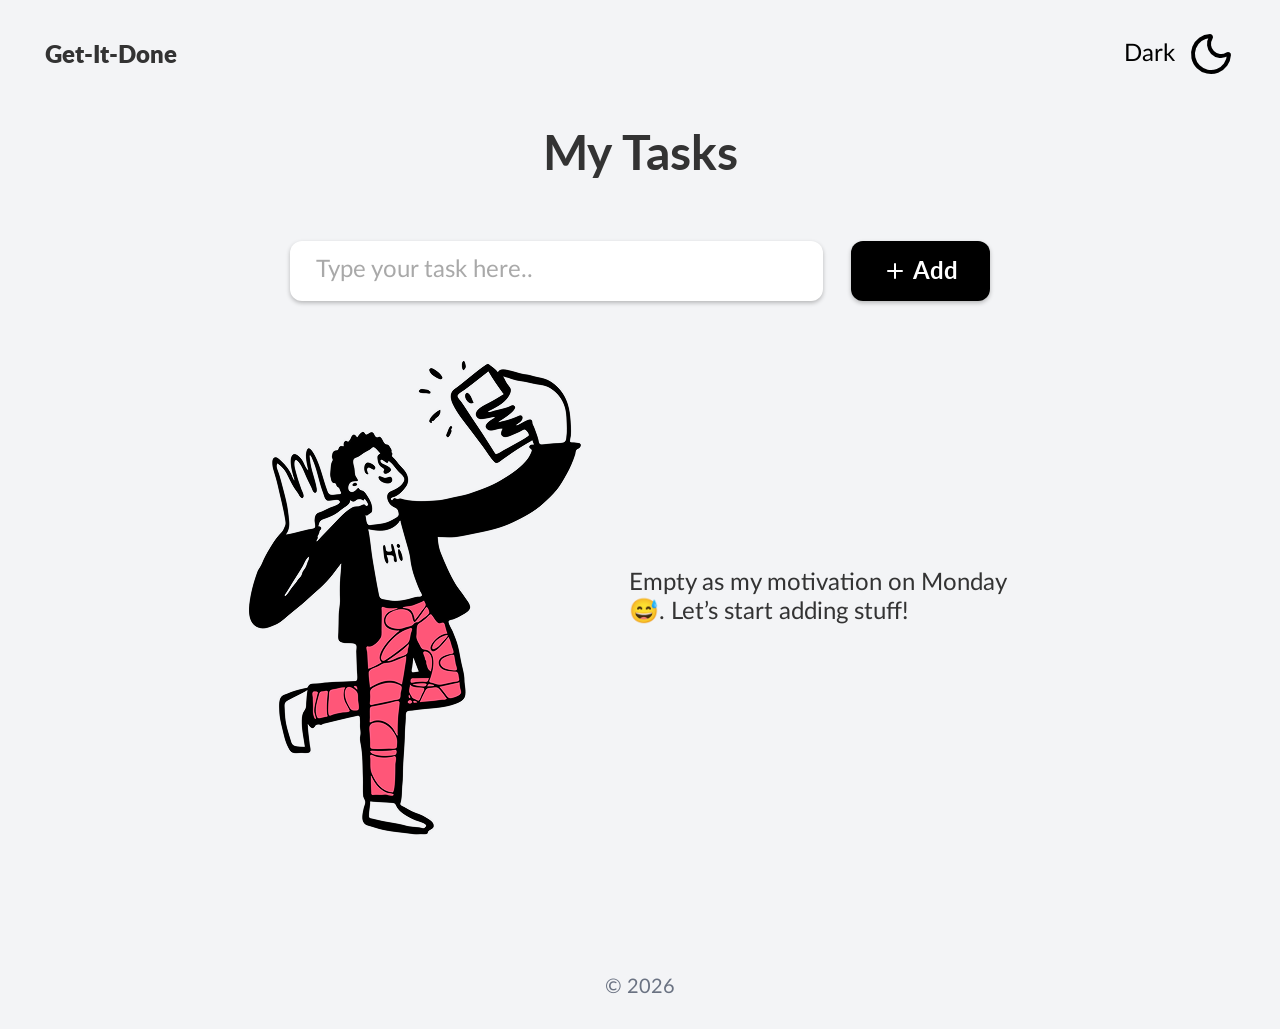
<file: index.html>
<!DOCTYPE html>
<html lang="en">

<head>
    <meta charset="UTF-8">
    <meta name="viewport" content="width=device-width, initial-scale=1.0">
    <script>
        (function () {
            const savedTheme = localStorage.getItem('theme');
            if (savedTheme === 'dark') {
                document.documentElement.classList.add('dark-theme');
            }
        })();
    </script>
    <link rel="icon" type="image/png" href="src/assets/images/favicon.png">
    <link rel="stylesheet" href="src/main.css">
    <title>To-do List</title>
</head>

<body>
    <div class="wrapper">
        <header class="header">
            <div class="header__title">
                Get-It-Done
            </div>
            <button class="header__theme" type="button">
                <span class="header__theme-title">
                </span>
                <div class="header__theme-icon">
                    <svg width="48" height="48" viewBox="0 0 48 48" fill="none" xmlns="http://www.w3.org/2000/svg">
                        <path
                            d="M41.9701 24.972C41.7826 28.4443 40.5934 31.788 38.5462 34.5988C36.499 37.4097 33.6814 39.5674 30.4341 40.8111C27.1868 42.0548 23.6487 42.3312 20.2476 41.6071C16.8465 40.8829 13.728 39.1891 11.269 36.7303C8.80998 34.2716 7.11582 31.1532 6.39128 27.7522C5.66674 24.3512 5.94284 20.8131 7.1862 17.5656C8.42957 14.3182 10.587 11.5004 13.3976 9.45288C16.2082 7.40537 19.5518 6.21581 23.0241 6.028C23.8341 5.984 24.2581 6.948 23.8281 7.634C22.3898 9.93511 21.774 12.6557 22.081 15.3519C22.3881 18.0481 23.5999 20.5606 25.5187 22.4794C27.4375 24.3982 29.95 25.61 32.6462 25.917C35.3423 26.2241 38.0629 25.6082 40.364 24.17C41.052 23.74 42.0141 24.162 41.9701 24.972Z"
                            stroke="black" stroke-width="4" stroke-linecap="round" stroke-linejoin="round" />
                    </svg>
                    <svg width="48" height="48" viewBox="0 0 48 48" fill="none" xmlns="http://www.w3.org/2000/svg">
                        <path
                            d="M24 32C28.4183 32 32 28.4183 32 24C32 19.5817 28.4183 16 24 16C19.5817 16 16 19.5817 16 24C16 28.4183 19.5817 32 24 32Z"
                            stroke="white" stroke-width="4" stroke-linecap="round" stroke-linejoin="round" />
                        <path d="M24 4V8" stroke="white" stroke-width="4" stroke-linecap="round"
                            stroke-linejoin="round" />
                        <path d="M24 40V44" stroke="white" stroke-width="4" stroke-linecap="round"
                            stroke-linejoin="round" />
                        <path d="M9.85999 9.85999L12.68 12.68" stroke="white" stroke-width="4" stroke-linecap="round"
                            stroke-linejoin="round" />
                        <path d="M35.3199 35.3201L38.1399 38.1401" stroke="white" stroke-width="4"
                            stroke-linecap="round" stroke-linejoin="round" />
                        <path d="M4 24H8" stroke="white" stroke-width="4" stroke-linecap="round"
                            stroke-linejoin="round" />
                        <path d="M40 24H44" stroke="white" stroke-width="4" stroke-linecap="round"
                            stroke-linejoin="round" />
                        <path d="M12.68 35.3201L9.85999 38.1401" stroke="white" stroke-width="4" stroke-linecap="round"
                            stroke-linejoin="round" />
                        <path d="M38.1399 9.85999L35.3199 12.68" stroke="white" stroke-width="4" stroke-linecap="round"
                            stroke-linejoin="round" />
                    </svg>
                </div>
            </button>
        </header>
        <main class="todo">
            <div class="todo__title">My Tasks</div>
            <form class="todo__form">
                <input class="todo__form-input" type="text" placeholder="Type your task here..">
                <button class="todo__form-btn" type="submit">
                    <svg width="24" height="24" viewBox="0 0 24 24" fill="none" xmlns="http://www.w3.org/2000/svg">
                        <path d="M5 12H19" stroke="white" stroke-width="2" stroke-linecap="round"
                            stroke-linejoin="round" />
                        <path d="M12 5V19" stroke="white" stroke-width="2" stroke-linecap="round"
                            stroke-linejoin="round" />
                    </svg>
                    <span>Add</span>
                </button>
            </form>
            <div class="todo__content">
                <div class="todo__content-empty is-hidden">
                    <img src="src/assets/images/selfie-light.png" alt="">
                    <p>
                        Empty as my motivation on Monday 😅. Let’s start adding stuff!
                    </p>
                </div>
                <div class="todo__filters is-hidden">
                    <ul class="todo__filters-list">
                        <li class="todo__filters-item">
                            <button class="todo__filters-btn is-active js-filter" data-filter="All" type="button">
                                All
                            </button>
                        </li>
                        <li class="todo__filters-divider" aria-hidden="true">
                            |
                        </li>
                        <li class="todo__filters-item">
                            <button class="todo__filters-btn js-filter" data-filter="Active" type="button">
                                Active
                            </button>
                        </li>
                        <li class="todo__filters-divider" aria-hidden="true">
                            |
                        </li>
                        <li class="todo__filters-item">
                            <button class="todo__filters-btn js-filter" data-filter="Completed" type="button">
                                Completed
                            </button>
                        </li>
                    </ul>
                    <div class="todo__count">
                        <span class="js-count">0</span> tasks left
                    </div>
                </div>
                <div class="todo__list-wrapper">
                    <ul class="todo__list is-hidden">
                        <template id="task-template">
                            <li class="todo__list-item">
                                <div class="todo__item-content">
                                    <label class="todo__item-checkbox js-complete">
                                        <input type="checkbox">
                                        <span>
                                            <svg width="8" height="6" viewBox="0 0 8 6" fill="none"
                                                xmlns="http://www.w3.org/2000/svg">
                                                <path d="M1 3L3 5L7 1" stroke="currentColor" stroke-width="2"
                                                    stroke-linecap="round" stroke-linejoin="round" />
                                            </svg>
                                        </span>
                                    </label>
                                    <p class="todo__item-title js-title">
                                        Learn React
                                    </p>
                                </div>
                                <div class="todo__item-controls">
                                    <button class="todo__item-btn todo__item-btn--edit js-edit" type="button"
                                        aria-label="Edit">
                                        <svg class="js-icon-edit" width="24" height="24" viewBox="0 0 24 24" fill="none"
                                            xmlns="http://www.w3.org/2000/svg">
                                            <path
                                                d="M21.1739 6.812C21.7026 6.28342 21.9997 5.56647 21.9998 4.81885C21.9999 4.07124 21.703 3.35421 21.1744 2.8255C20.6459 2.29679 19.9289 1.99971 19.1813 1.99962C18.4337 1.99952 17.7166 2.29642 17.1879 2.825L3.84193 16.174C3.60975 16.4055 3.43805 16.6905 3.34193 17.004L2.02093 21.356C1.99509 21.4425 1.99314 21.5343 2.01529 21.6219C2.03743 21.7094 2.08285 21.7892 2.14673 21.853C2.21061 21.9168 2.29055 21.9621 2.37809 21.9841C2.46563 22.0061 2.55749 22.004 2.64393 21.978L6.99693 20.658C7.3101 20.5628 7.59511 20.3921 7.82693 20.161L21.1739 6.812Z"
                                                stroke="black" stroke-width="2" stroke-linecap="round"
                                                stroke-linejoin="round" />
                                            <path d="M15 5L19 9" stroke="black" stroke-width="2" stroke-linecap="round"
                                                stroke-linejoin="round" />
                                        </svg>
                                        <svg class="js-icon-save" width="24" height="24" viewBox="0 0 24 24" fill="none"
                                            xmlns="http://www.w3.org/2000/svg">
                                            <path d="M4 12L9.33333 18L20 6" stroke="white" stroke-width="2"
                                                stroke-linecap="round" stroke-linejoin="round" />
                                        </svg>
                                    </button>
                                    <button class="todo__item-btn todo__item-btn--delete js-delete" type="button"
                                        aria-label="Delete">
                                        <svg width="24" height="24" viewBox="0 0 24 24" fill="none"
                                            xmlns="http://www.w3.org/2000/svg">
                                            <path
                                                d="M19 6V20C19 20.5304 18.7893 21.0391 18.4142 21.4142C18.0391 21.7893 17.5304 22 17 22H7C6.46957 22 5.96086 21.7893 5.58579 21.4142C5.21071 21.0391 5 20.5304 5 20V6"
                                                stroke="black" stroke-width="2" stroke-linecap="round"
                                                stroke-linejoin="round" />
                                            <path d="M3 6H21" stroke="black" stroke-width="2" stroke-linecap="round"
                                                stroke-linejoin="round" />
                                            <path
                                                d="M8 6V4C8 3.46957 8.21071 2.96086 8.58579 2.58579C8.96086 2.21071 9.46957 2 10 2H14C14.5304 2 15.0391 2.21071 15.4142 2.58579C15.7893 2.96086 16 3.46957 16 4V6"
                                                stroke="black" stroke-width="2" stroke-linecap="round"
                                                stroke-linejoin="round" />
                                        </svg>
                                    </button>
                                </div>
                            </li>
                        </template>
                        <template id="task-template-complete">
                            <li class="todo__list-item todo__list-item--done">
                                <div class="todo__item-content">
                                    <label class="todo__item-checkbox">
                                        <input type="checkbox">
                                        <span>
                                            <svg width="8" height="6" viewBox="0 0 8 6" fill="none"
                                                xmlns="http://www.w3.org/2000/svg">
                                                <path d="M1 3L3 5L7 1" stroke="currentColor" stroke-width="2"
                                                    stroke-linecap="round" stroke-linejoin="round" />
                                            </svg>
                                        </span>
                                    </label>
                                    <p class="todo__item-title js-title">
                                        Learn React
                                    </p>
                                </div>
                                <div class="todo__item-controls">
                                    <button class="todo__item-btn todo__item-btn--edit" type="button" aria-label="Edit">
                                        <svg width="24" height="24" viewBox="0 0 24 24" fill="none"
                                            xmlns="http://www.w3.org/2000/svg">
                                            <path
                                                d="M21.1739 6.812C21.7026 6.28342 21.9997 5.56647 21.9998 4.81885C21.9999 4.07124 21.703 3.35421 21.1744 2.8255C20.6459 2.29679 19.9289 1.99971 19.1813 1.99962C18.4337 1.99952 17.7166 2.29642 17.1879 2.825L3.84193 16.174C3.60975 16.4055 3.43805 16.6905 3.34193 17.004L2.02093 21.356C1.99509 21.4425 1.99314 21.5343 2.01529 21.6219C2.03743 21.7094 2.08285 21.7892 2.14673 21.853C2.21061 21.9168 2.29055 21.9621 2.37809 21.9841C2.46563 22.0061 2.55749 22.004 2.64393 21.978L6.99693 20.658C7.3101 20.5628 7.59511 20.3921 7.82693 20.161L21.1739 6.812Z"
                                                stroke="black" stroke-width="2" stroke-linecap="round"
                                                stroke-linejoin="round" />
                                            <path d="M15 5L19 9" stroke="black" stroke-width="2" stroke-linecap="round"
                                                stroke-linejoin="round" />
                                        </svg>
                                    </button>
                                    <button class="todo__item-btn todo__item-btn--delete js-delete" type="button"
                                        aria-label="Delete">
                                        <svg width="24" height="24" viewBox="0 0 24 24" fill="none"
                                            xmlns="http://www.w3.org/2000/svg">
                                            <path
                                                d="M19 6V20C19 20.5304 18.7893 21.0391 18.4142 21.4142C18.0391 21.7893 17.5304 22 17 22H7C6.46957 22 5.96086 21.7893 5.58579 21.4142C5.21071 21.0391 5 20.5304 5 20V6"
                                                stroke="black" stroke-width="2" stroke-linecap="round"
                                                stroke-linejoin="round" />
                                            <path d="M3 6H21" stroke="black" stroke-width="2" stroke-linecap="round"
                                                stroke-linejoin="round" />
                                            <path
                                                d="M8 6V4C8 3.46957 8.21071 2.96086 8.58579 2.58579C8.96086 2.21071 9.46957 2 10 2H14C14.5304 2 15.0391 2.21071 15.4142 2.58579C15.7893 2.96086 16 3.46957 16 4V6"
                                                stroke="black" stroke-width="2" stroke-linecap="round"
                                                stroke-linejoin="round" />
                                        </svg>
                                    </button>
                                </div>
                            </li>
                        </template>
                    </ul>
                </div>
            </div>
        </main>
        <footer class="footer">
            <div class="footer__copy">
                &copy; <span id="current-year">2026</span>
            </div>
        </footer>
    </div>

    <script src="src/js/app.js" type="module"></script>
</body>

</html>
</file>
<file: src/main.css>
/* Box sizing rules */
*,
*::before,
*::after {
  -webkit-box-sizing: border-box;
          box-sizing: border-box;
}

/* Prevent font size inflation */
html {
  -moz-text-size-adjust: none;
  -webkit-text-size-adjust: none;
  -ms-text-size-adjust: none;
      text-size-adjust: none;
}

/* Remove default margin in favour of better control in authored CSS */
body,
h1,
h2,
h3,
h4,
p,
figure,
blockquote,
dl,
dd {
  margin: 0;
}

/* Remove list styles on ul, ol elements with a list role, which suggests default styling will be removed */
ul,
ol {
  list-style: none;
  padding: 0;
  margin: 0;
}

/* Set core body defaults */
body {
  min-height: 100vh;
  line-height: 1.5;
}

/* Set shorter line heights on headings and interactive elements */
h1,
h2,
h3,
h4,
button,
input,
label {
  line-height: 1.1;
}

/* Balance text wrapping on headings */
h1,
h2,
h3,
h4 {
  text-wrap: balance;
}

/* A elements that don't have a class get default styles */
a:not([class]) {
  -webkit-text-decoration-skip: ink;
          text-decoration-skip-ink: auto;
  color: currentColor;
}

/* Make images easier to work with */
img,
picture {
  max-width: 100%;
  display: block;
}

/* Inherit fonts for inputs and buttons */
input,
button,
textarea,
select {
  font-family: inherit;
  font-size: inherit;
}

/* Make sure textareas without a rows attribute are not tiny */
textarea:not([rows]) {
  min-height: 10em;
}

/* Anything that has been anchored to should have extra scroll margin */
:target {
  scroll-margin-block: 5ex;
}

@font-face {
  font-family: "Lato";
  src: url("./assets/fonts/Lato-Regular.woff2") format("woff2");
  font-weight: 400;
  font-style: normal;
  font-display: swap;
}
@font-face {
  font-family: "Lato";
  src: url("./assets/fonts/Lato-Bold.woff2") format("woff2");
  font-weight: 700;
  font-style: normal;
  font-display: swap;
}
@font-face {
  font-family: "Lato";
  src: url("./assets/fonts/Lato-Black.woff2") format("woff2");
  font-weight: 900;
  font-style: normal;
  font-display: swap;
}
@-webkit-keyframes appear {
  from {
    opacity: 0;
    scale: 0.95;
  }
  to {
    opacity: 1;
    scale: 1;
  }
}
@keyframes appear {
  from {
    opacity: 0;
    scale: 0.95;
  }
  to {
    opacity: 1;
    scale: 1;
  }
}
:root {
  --bg: #F3F4F6;
  --surface: #FFFFFF;
  --text-primary: #333333;
  --text-secondary: #6A7282;
  --placeholder: #A9A9A9;
  --controls: #000000;
  --filter-active: #333333;
  --add-button: #000000;
  --input: #FFFFFF;
  --check: #FFFFFF;
}
:root.dark-theme {
  --bg: #101828;
  --surface: #1E2939;
  --text-primary: #FFFFFF;
  --text-secondary: #6A7282;
  --placeholder: #A9A9A9;
  --controls: #FFFFFF;
  --filter-active: #FFFFFF;
  --add-button: #4A5565;
  --input: #364153;
  --check: #000000;
}

body {
  min-height: 100vh;
  display: -webkit-box;
  display: -ms-flexbox;
  display: flex;
  -webkit-box-pack: center;
      -ms-flex-pack: center;
          justify-content: center;
  -webkit-box-align: center;
      -ms-flex-align: center;
          align-items: center;
  background-color: var(--bg);
  font-size: 24px;
  line-height: 1.2;
  font-family: "Lato", sans-serif;
  color: var(--text-primary);
  font-weight: 400;
}

body,
.wrapper {
  -webkit-transition: all 0.3s ease;
  transition: all 0.3s ease;
}

.wrapper {
  display: -webkit-box;
  display: -ms-flexbox;
  display: flex;
  -webkit-box-orient: vertical;
  -webkit-box-direction: normal;
      -ms-flex-direction: column;
          flex-direction: column;
  width: 100%;
  min-height: 100vh;
  -webkit-box-pack: justify;
      -ms-flex-pack: justify;
          justify-content: space-between;
  -webkit-box-align: center;
      -ms-flex-align: center;
          align-items: center;
  padding: 30px 45px;
}
@media (width <= 550px) {
  .wrapper {
    padding: 16px 16px;
  }
}

.is-hidden {
  display: none !important;
}

.header {
  display: -webkit-box;
  display: -ms-flexbox;
  display: flex;
  width: 100%;
  -webkit-box-pack: justify;
      -ms-flex-pack: justify;
          justify-content: space-between;
  -webkit-box-align: center;
      -ms-flex-align: center;
          align-items: center;
}
.header__title {
  font-weight: 900;
}
@media (width <= 550px) {
  .header__title {
    font-size: 20px;
  }
}
@media (width <= 400px) {
  .header__title {
    font-size: 18px;
  }
}
.header__theme {
  display: -webkit-box;
  display: -ms-flexbox;
  display: flex;
  -webkit-box-align: center;
      -ms-flex-align: center;
          align-items: center;
  -webkit-box-pack: center;
      -ms-flex-pack: center;
          justify-content: center;
  background: none;
  border: none;
  cursor: pointer;
  outline: none;
  padding: 0;
  gap: 12px;
  color: var(--controls);
  -webkit-transition: all 0.3s ease;
  transition: all 0.3s ease;
}
@media (width <= 550px) {
  .header__theme {
    font-size: 20px;
  }
}
@media (width <= 400px) {
  .header__theme {
    font-size: 18px;
  }
}
.header__theme path {
  stroke: currentColor;
  -webkit-transition: all 0.3s ease;
  transition: all 0.3s ease;
}
.header__theme-title::before {
  content: "Dark";
}
.dark-theme .header__theme-title::before {
  content: "Light";
}
.header__theme-icon {
  display: -webkit-box;
  display: -ms-flexbox;
  display: flex;
  -webkit-box-align: center;
      -ms-flex-align: center;
          align-items: center;
}
.header__theme-icon svg {
  -webkit-transition: all 0.5s ease;
  transition: all 0.5s ease;
}
.header__theme-icon svg:nth-child(1) {
  opacity: 1;
  -webkit-transform: translateY(0);
          transform: translateY(0);
  scale: 1;
}
.header__theme-icon svg:nth-child(2) {
  position: absolute;
  opacity: 0;
  -webkit-transform: translateY(20px);
          transform: translateY(20px);
  scale: 0.4;
}
@media (width <= 550px) {
  .header__theme-icon svg {
    width: 36px;
    height: 36px;
  }
}
.dark-theme .header__theme-icon svg:nth-child(1) {
  opacity: 0;
  -webkit-transform: translateY(-20px);
          transform: translateY(-20px);
  scale: 0.4;
}
.dark-theme .header__theme-icon svg:nth-child(2) {
  opacity: 1;
  -webkit-transform: translateY(0);
          transform: translateY(0);
  scale: 1;
}
.header__theme:hover {
  color: #6A7282;
}

.todo {
  display: -webkit-box;
  display: -ms-flexbox;
  display: flex;
  -webkit-box-orient: vertical;
  -webkit-box-direction: normal;
      -ms-flex-direction: column;
          flex-direction: column;
  -webkit-box-pack: start;
      -ms-flex-pack: start;
          justify-content: start;
  max-width: 700px;
  width: 100%;
  min-height: 624px;
  gap: 60px;
  margin-bottom: 116px;
  margin-top: 45px;
}
@media (width <= 550px) {
  .todo {
    margin-bottom: 30px;
    margin-top: 30px;
    gap: 40px;
    min-height: 503px;
  }
}
@media (width <= 400px) {
  .todo {
    margin-bottom: 30px;
    margin-top: 30px;
    gap: 40px;
    min-height: 377px;
  }
}
.todo__title {
  text-align: center;
  font-weight: 700;
  font-size: 48px;
}
@media (width <= 550px) {
  .todo__title {
    font-size: 36px;
  }
}
.todo__form {
  display: -webkit-box;
  display: -ms-flexbox;
  display: flex;
  height: auto;
  width: 100%;
  gap: 28px;
}
@media (width <= 550px) {
  .todo__form {
    gap: 12px;
  }
}
.todo__form-input {
  outline: none;
  border: none;
  background-color: var(--input);
  color: var(--text-primary);
  height: 60px;
  width: 100%;
  padding: 16px 26px;
  border-radius: 12px;
  -webkit-box-shadow: 0 2px 4px 0 rgba(0, 0, 0, 0.25);
          box-shadow: 0 2px 4px 0 rgba(0, 0, 0, 0.25);
}
@media (width <= 550px) {
  .todo__form-input {
    font-size: 20px;
    padding: 16px 20px;
  }
}
@media (width <= 400px) {
  .todo__form-input {
    font-size: 18px;
    height: 52px;
  }
}
.todo__form-input::-webkit-input-placeholder {
  color: var(--placeholder);
  font-weight: 400;
}
.todo__form-input::-moz-placeholder {
  color: var(--placeholder);
  font-weight: 400;
}
.todo__form-input:-ms-input-placeholder {
  color: var(--placeholder);
  font-weight: 400;
}
.todo__form-input::-ms-input-placeholder {
  color: var(--placeholder);
  font-weight: 400;
}
.todo__form-input::placeholder {
  color: var(--placeholder);
  font-weight: 400;
}
.dark-theme .todo__form-input {
  -webkit-box-shadow: 0 2px 4px 0 rgba(0, 0, 0, 0.25), inset 0 0 0 2px #4A5565;
          box-shadow: 0 2px 4px 0 rgba(0, 0, 0, 0.25), inset 0 0 0 2px #4A5565;
}
.todo__form-btn {
  display: -webkit-box;
  display: -ms-flexbox;
  display: flex;
  -webkit-box-align: center;
      -ms-flex-align: center;
          align-items: center;
  -webkit-box-pack: center;
      -ms-flex-pack: center;
          justify-content: center;
  border: none;
  background-color: var(--add-button);
  color: #FFFFFF;
  font-weight: 700;
  border-radius: 12px;
  padding: 16px 32px;
  gap: 6px;
  -webkit-box-shadow: 0 2px 4px 0 rgba(0, 0, 0, 0.25);
          box-shadow: 0 2px 4px 0 rgba(0, 0, 0, 0.25);
  cursor: pointer;
  -webkit-transition: all 0.3s ease;
  transition: all 0.3s ease;
}
@media (width <= 550px) {
  .todo__form-btn {
    padding: 0;
    width: 60px;
    height: 60px;
    -ms-flex-negative: 0;
        flex-shrink: 0;
  }
  .todo__form-btn span {
    display: none;
  }
}
@media (width <= 400px) {
  .todo__form-btn {
    padding: 0;
    width: 52px;
    height: 52px;
    -ms-flex-negative: 0;
        flex-shrink: 0;
  }
  .todo__form-btn span {
    display: none;
  }
}
.todo__form-btn:hover {
  background-color: #1E2939;
  scale: 1.02;
}
.dark-theme .todo__form-btn:hover {
  background-color: #6A7282;
}
.todo__content {
  display: -webkit-box;
  display: -ms-flexbox;
  display: flex;
  -webkit-box-orient: vertical;
  -webkit-box-direction: normal;
      -ms-flex-direction: column;
          flex-direction: column;
  gap: 24px;
  height: auto;
  width: 100%;
}
.todo__content-empty {
  display: -webkit-box;
  display: -ms-flexbox;
  display: flex;
  -webkit-box-pack: justify;
      -ms-flex-pack: justify;
          justify-content: space-between;
  width: auto;
  -ms-flex-item-align: center;
      align-self: center;
  -webkit-box-align: center;
      -ms-flex-align: center;
          align-items: center;
  gap: 48px;
  margin: 0 -42px;
}
.todo__content-empty img {
  max-width: 332px;
  width: 100%;
  height: auto;
  -webkit-box-flex: 0;
      -ms-flex: 0 1 auto;
          flex: 0 1 auto;
  min-width: 0;
}
.dark-theme .todo__content-empty img {
  content: url(./assets/images/selfie-dark.png);
}
.todo__content-empty p {
  max-width: 402px;
  width: 100%;
}
@media (width <= 1000px) {
  .todo__content-empty {
    margin: 0;
    padding: 0 20px;
  }
}
@media (width <= 700px) {
  .todo__content-empty {
    margin: 0;
    padding: 0 20px;
    height: 200px;
  }
  .todo__content-empty img {
    display: none;
  }
  .todo__content-empty p {
    text-align: center;
  }
}
@media (width <= 550px) {
  .todo__content-empty p {
    font-size: 20px;
  }
}
.todo__filters {
  display: -webkit-box;
  display: -ms-flexbox;
  display: flex;
  -webkit-box-pack: justify;
      -ms-flex-pack: justify;
          justify-content: space-between;
  font-size: 20px;
  color: var(--text-secondary);
  gap: 20px;
}
@media (width <= 550px) {
  .todo__filters {
    font-size: 16px;
  }
}
.todo__filters-list {
  display: -webkit-box;
  display: -ms-flexbox;
  display: flex;
  -ms-flex-wrap: nowrap;
      flex-wrap: nowrap;
}
.todo__filters-btn {
  background: none;
  border: none;
  color: var(--text-secondary);
  cursor: pointer;
  -webkit-transition: all 0.3s ease;
  transition: all 0.3s ease;
}
.todo__filters-btn.is-active {
  color: var(--filter-active);
}
.todo__filters-btn:hover:not(.is-active) {
  color: #4A5565;
}
.todo__filters-btn:hover {
  -webkit-transform: translateY(-2px);
          transform: translateY(-2px);
}
.todo__list {
  display: -webkit-box;
  display: -ms-flexbox;
  display: flex;
  position: relative;
  -webkit-box-orient: vertical;
  -webkit-box-direction: normal;
      -ms-flex-direction: column;
          flex-direction: column;
  width: auto;
  gap: 30px;
  max-height: 468px;
  margin: 0 -20px;
  padding: 0 20px 10px 20px;
  overflow: scroll;
  scrollbar-width: none;
}
@media (width <= 550px) {
  .todo__list {
    max-height: 380px;
    gap: 24px;
  }
}
@media (width <= 400px) {
  .todo__list {
    max-height: 350px;
  }
}
.todo__list-wrapper {
  position: relative;
}
.todo__list-mask {
  position: absolute;
  inset: 0;
  z-index: 10;
  pointer-events: none;
  opacity: 1;
  -webkit-transition: opacity 0.3s;
  transition: opacity 0.3s;
}
.todo__list-mask--top {
  background: linear-gradient(to bottom, var(--bg) 0px, transparent 80px);
  position: absolute;
  inset: 0;
  -webkit-transition: opacity 0.3s;
  transition: opacity 0.3s;
  opacity: 0;
}
.todo__list-mask--bottom {
  background: linear-gradient(to bottom, transparent calc(100% - 150px), var(--bg) 100%);
  position: absolute;
  inset: 0;
  -webkit-transition: opacity 0.3s;
  transition: opacity 0.3s;
  opacity: 1;
}
.todo__list-item {
  display: -webkit-box;
  display: -ms-flexbox;
  display: flex;
  -webkit-box-pack: justify;
      -ms-flex-pack: justify;
          justify-content: space-between;
  -webkit-box-align: center;
      -ms-flex-align: center;
          align-items: center;
  height: auto;
  width: 100%;
  gap: 24px;
  background-color: var(--surface);
  border-radius: 12px;
  -webkit-box-shadow: 0 2px 4px 0 rgba(0, 0, 0, 0.25);
          box-shadow: 0 2px 4px 0 rgba(0, 0, 0, 0.25);
  padding: 30px 36px 30px 28px;
  -webkit-animation: appear 0.5s ease-out forwards;
          animation: appear 0.5s ease-out forwards;
}
@media (width <= 550px) {
  .todo__list-item {
    height: auto;
    padding: 24px 20px 24px 20px;
  }
}
@media (width <= 400px) {
  .todo__list-item {
    height: auto;
    padding: 20px 20px 20px 20px;
  }
}
.todo__list-item .todo__item-title {
  word-break: break-word;
  overflow-wrap: anywhere;
}
.todo__list-item--done .todo__item-title {
  color: var(--text-secondary);
  text-decoration: line-through;
}
.todo__list-item--leaving {
  -webkit-animation: leaving 0.5s ease-out forwards;
          animation: leaving 0.5s ease-out forwards;
}
@-webkit-keyframes leaving {
  from {
    opacity: 1;
    scale: 1;
  }
  to {
    opacity: 0;
    scale: 0.95;
  }
}
@keyframes leaving {
  from {
    opacity: 1;
    scale: 1;
  }
  to {
    opacity: 0;
    scale: 0.95;
  }
}
.todo__list-message {
  position: absolute;
  top: 50%;
  left: 50%;
  -webkit-transform: translate(-50%, -50%);
          transform: translate(-50%, -50%);
  margin-top: 100px;
  white-space: nowrap;
}
@media (width <= 550px) {
  .todo__list-message {
    font-size: 20px;
  }
}
@media (width <= 400px) {
  .todo__list-message {
    font-size: 18px;
    margin-top: 70px;
  }
}
.todo__item-content {
  display: -webkit-box;
  display: -ms-flexbox;
  display: flex;
  width: 100%;
  gap: 32px;
}
@media (width <= 550px) {
  .todo__item-content {
    font-size: 20px;
    gap: 16px;
  }
}
@media (width <= 400px) {
  .todo__item-content {
    font-size: 18px;
  }
}
.todo__item-title--editable {
  border: none;
  background-color: transparent;
  outline: none;
  color: var(--placeholder);
  padding: 0;
  -webkit-box-align: center;
      -ms-flex-align: center;
          align-items: center;
  height: 28.8px;
  width: 100%;
}
@media (width <= 550px) {
  .todo__item-title--editable {
    height: 24px;
  }
}
@media (width <= 400px) {
  .todo__item-title--editable {
    height: 21.59px;
  }
}
.todo__item-checkbox {
  position: relative;
  cursor: pointer;
  display: -webkit-box;
  display: -ms-flexbox;
  display: flex;
  -webkit-box-align: center;
      -ms-flex-align: center;
          align-items: center;
  -webkit-box-pack: center;
      -ms-flex-pack: center;
          justify-content: center;
  -ms-flex-item-align: start;
      align-self: flex-start;
  width: 20px;
  height: 20px;
  -ms-flex-negative: 0;
      flex-shrink: 0;
}
.todo__item-checkbox input {
  position: absolute;
  opacity: 0;
  cursor: pointer;
  height: 0;
  width: 0;
}
.todo__item-checkbox input:checked + span {
  background-color: var(--controls);
  -webkit-box-shadow: none;
          box-shadow: none;
}
.todo__item-checkbox input:checked + span svg {
  opacity: 1;
  -webkit-transform: translate(-50%, -50%) scale(1);
          transform: translate(-50%, -50%) scale(1);
}
.todo__item-checkbox input:not(:checked) + span:hover {
  background-color: #F3F4F6;
  -webkit-box-shadow: inset 0 0 0 2px #6A7282;
          box-shadow: inset 0 0 0 2px #6A7282;
}
.dark-theme .todo__item-checkbox input:not(:checked) + span:hover {
  background-color: #364153;
  -webkit-box-shadow: inset 0 0 0 2px #6A7282;
          box-shadow: inset 0 0 0 2px #6A7282;
}
.todo__item-checkbox span {
  position: absolute;
  top: 0;
  left: 0;
  height: 100%;
  width: 100%;
  margin: 4.4px 0;
  background-color: transparent;
  -webkit-box-shadow: inset 0 0 0 2px var(--controls);
          box-shadow: inset 0 0 0 2px var(--controls);
  border-radius: 3px;
  -webkit-transition: all 0.3s ease;
  transition: all 0.3s ease;
}
@media (width <= 550px) {
  .todo__item-checkbox span {
    margin: 2px 0;
  }
}
@media (width <= 400px) {
  .todo__item-checkbox span {
    margin: 0.8px 0;
  }
}
.todo__item-checkbox span svg {
  position: absolute;
  top: 50%;
  left: 50%;
  width: 8px;
  height: 6px;
  color: var(--check);
  opacity: 0;
  -webkit-transform: translate(-50%, -50%) scale(0.5);
          transform: translate(-50%, -50%) scale(0.5);
  -webkit-transition: all 0.3s ease;
  transition: all 0.3s ease;
}
.todo__item-controls {
  display: -webkit-box;
  display: -ms-flexbox;
  display: flex;
  -ms-flex-item-align: stretch;
      align-self: stretch;
  -webkit-box-align: start;
      -ms-flex-align: start;
          align-items: flex-start;
  padding: 4.4px 0;
  gap: 28px;
}
@media (width <= 550px) {
  .todo__item-controls {
    gap: 18px;
    padding: 0;
  }
}
.todo__item-controls svg {
  width: 24px;
  height: 24px;
}
.todo__item-btn {
  display: -webkit-box;
  display: -ms-flexbox;
  display: flex;
  -webkit-box-align: center;
      -ms-flex-align: center;
          align-items: center;
  -webkit-box-pack: center;
      -ms-flex-pack: center;
          justify-content: center;
  background-color: transparent;
  border: none;
  outline: none;
  width: 24px;
  height: 24px;
  padding: 0;
  cursor: pointer;
}
.todo__item-btn--edit:hover path {
  stroke: #6A7282;
}
.todo__item-btn--delete:hover path {
  stroke: #6A7282;
}
.todo__item-btn path {
  stroke: var(--controls);
  -ms-flex-negative: 0;
      flex-shrink: 0;
  width: 100%;
  height: 100%;
  -webkit-transition: all 0.3s ease;
  transition: all 0.3s ease;
}
.todo__item-btn .js-icon-save {
  display: none;
}
.todo__item-btn.is-saving .js-icon-edit {
  display: none;
}
.todo__item-btn.is-saving .js-icon-save {
  display: block;
}

.footer__copy {
  font-size: 20px;
  color: var(--text-secondary);
}
@media (width <= 550px) {
  .footer__copy {
    font-size: 16px;
  }
}/*# sourceMappingURL=main.css.map */
</file>
